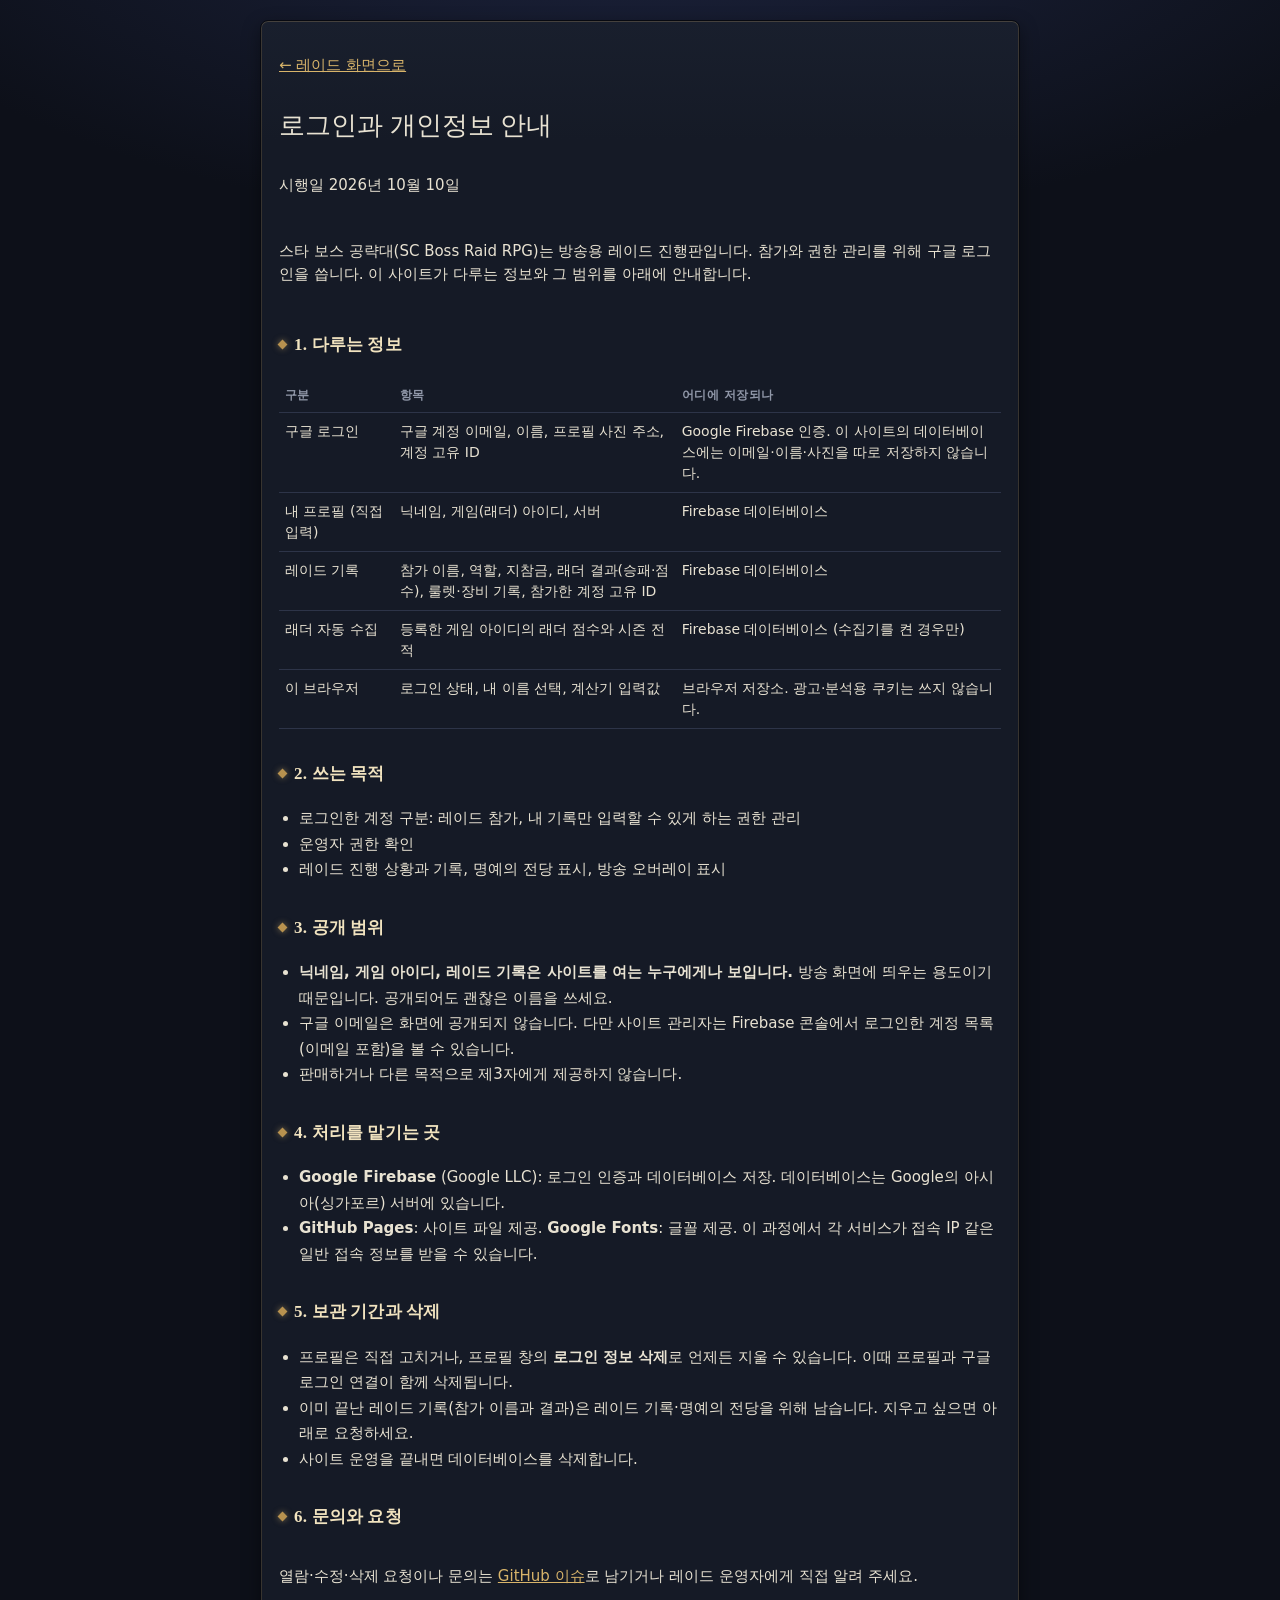
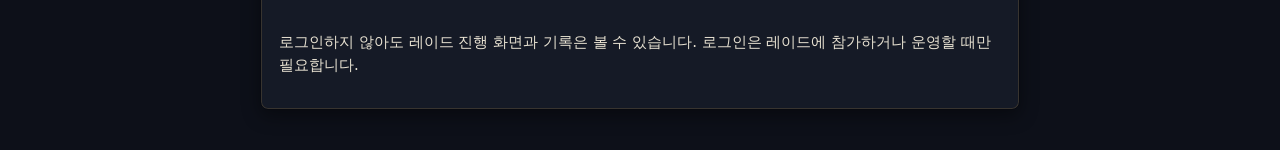
<file: privacy.html>
<!doctype html>
<html lang="ko">
<head>
<meta charset="utf-8">
<meta name="viewport" content="width=device-width,initial-scale=1">
<title>개인정보 안내 · 스타 보스 공략대</title>
<link rel="stylesheet" href="css/style.css">
<style>
  .doc{max-width:760px;margin:0 auto;display:flex;flex-direction:column;gap:14px}
  .doc h1{font-family:var(--f-display);font-weight:400;font-size:26px;margin:0}
  .doc h2{font-size:17px;margin:18px 0 6px}
  .doc p,.doc li{color:var(--fg);font-size:15px}
  .doc ul{margin:0;padding-left:20px;line-height:1.7}
  .doc table{font-size:14px}
  .doc td,.doc th{vertical-align:top;white-space:normal;min-width:90px}
  .doc a{color:var(--accent)}
</style>
</head>
<body>
<main class="doc panel">
  <p><a href="./">← 레이드 화면으로</a></p>
  <h1>로그인과 개인정보 안내</h1>
  <p class="hint">시행일 2026년 10월 10일</p>
  <p>스타 보스 공략대(SC Boss Raid RPG)는 방송용 레이드 진행판입니다. 참가와 권한 관리를 위해 구글 로그인을 씁니다. 이 사이트가 다루는 정보와 그 범위를 아래에 안내합니다.</p>

  <h2>1. 다루는 정보</h2>
  <div class="tbl-wrap"><table>
    <thead><tr><th>구분</th><th>항목</th><th>어디에 저장되나</th></tr></thead>
    <tbody>
      <tr><td>구글 로그인</td><td>구글 계정 이메일, 이름, 프로필 사진 주소, 계정 고유 ID</td><td>Google Firebase 인증. 이 사이트의 데이터베이스에는 이메일·이름·사진을 따로 저장하지 않습니다.</td></tr>
      <tr><td>내 프로필 (직접 입력)</td><td>닉네임, 게임(래더) 아이디, 서버</td><td>Firebase 데이터베이스</td></tr>
      <tr><td>레이드 기록</td><td>참가 이름, 역할, 지참금, 래더 결과(승패·점수), 룰렛·장비 기록, 참가한 계정 고유 ID</td><td>Firebase 데이터베이스</td></tr>
      <tr><td>래더 자동 수집</td><td>등록한 게임 아이디의 래더 점수와 시즌 전적</td><td>Firebase 데이터베이스 (수집기를 켠 경우만)</td></tr>
      <tr><td>이 브라우저</td><td>로그인 상태, 내 이름 선택, 계산기 입력값</td><td>브라우저 저장소. 광고·분석용 쿠키는 쓰지 않습니다.</td></tr>
    </tbody>
  </table></div>

  <h2>2. 쓰는 목적</h2>
  <ul>
    <li>로그인한 계정 구분: 레이드 참가, 내 기록만 입력할 수 있게 하는 권한 관리</li>
    <li>운영자 권한 확인</li>
    <li>레이드 진행 상황과 기록, 명예의 전당 표시, 방송 오버레이 표시</li>
  </ul>

  <h2>3. 공개 범위</h2>
  <ul>
    <li><b>닉네임, 게임 아이디, 레이드 기록은 사이트를 여는 누구에게나 보입니다.</b> 방송 화면에 띄우는 용도이기 때문입니다. 공개되어도 괜찮은 이름을 쓰세요.</li>
    <li>구글 이메일은 화면에 공개되지 않습니다. 다만 사이트 관리자는 Firebase 콘솔에서 로그인한 계정 목록(이메일 포함)을 볼 수 있습니다.</li>
    <li>판매하거나 다른 목적으로 제3자에게 제공하지 않습니다.</li>
  </ul>

  <h2>4. 처리를 맡기는 곳</h2>
  <ul>
    <li><b>Google Firebase</b> (Google LLC): 로그인 인증과 데이터베이스 저장. 데이터베이스는 Google의 아시아(싱가포르) 서버에 있습니다.</li>
    <li><b>GitHub Pages</b>: 사이트 파일 제공. <b>Google Fonts</b>: 글꼴 제공. 이 과정에서 각 서비스가 접속 IP 같은 일반 접속 정보를 받을 수 있습니다.</li>
  </ul>

  <h2>5. 보관 기간과 삭제</h2>
  <ul>
    <li>프로필은 직접 고치거나, 프로필 창의 <b>로그인 정보 삭제</b>로 언제든 지울 수 있습니다. 이때 프로필과 구글 로그인 연결이 함께 삭제됩니다.</li>
    <li>이미 끝난 레이드 기록(참가 이름과 결과)은 레이드 기록·명예의 전당을 위해 남습니다. 지우고 싶으면 아래로 요청하세요.</li>
    <li>사이트 운영을 끝내면 데이터베이스를 삭제합니다.</li>
  </ul>

  <h2>6. 문의와 요청</h2>
  <p>열람·수정·삭제 요청이나 문의는 <a href="https://github.com/rairen/SC_Ladder_Co-op_Raid/issues" target="_blank" rel="noopener">GitHub 이슈</a>로 남기거나 레이드 운영자에게 직접 알려 주세요.</p>

  <p class="hint">로그인하지 않아도 레이드 진행 화면과 기록은 볼 수 있습니다. 로그인은 레이드에 참가하거나 운영할 때만 필요합니다.</p>
</main>
</body>
</html>
</file>
<file: css/style.css>
/* 래더 협동 보스 레이드 — 화면 디자인
   색은 맨 위 :root 의 변수(--hp, --rage, --accent 등)만 바꾸면 전체에 적용됩니다. */
/* Layout: 보스 HUD 가 위, 그 아래 [입력 | 파티 상태 | 룰렛], 맨 아래 전투 기록.
   테마: 밤의 던전 — 짙은 남색 바탕, 놋쇠(금) 테두리, 광택 있는 체력·마나 바. 방송 화면용 단일 다크 테마. */
:root{
  --bg:#0d1019; --panel:#151a26; --panel2:#1c2233; --line:#2d3448;
  --fg:#e8e2d2; --muted:#9097a8; --accent:#d8b46a; --accent-ink:#231a06;
  --brass:#b8924f; --brass-dim:#5b4a2c; --mana:#4f8df5;
  --hp:#e0464e; --hp-dim:#3e1418; --rage:#f0a23a; --rage-dim:#43300f;
  --good:#4fc47f; --legend:#c58cff; --trap:#ff6b6b; --rare:#4ea3ff;
  --f-display:"Hahmlet","IBM Plex Sans KR",serif;
  --f-body:"IBM Plex Sans KR",system-ui,-apple-system,"Malgun Gothic",sans-serif;
  --f-mono:"JetBrains Mono",ui-monospace,Menlo,Consolas,monospace;
  color-scheme:dark;
}
*{box-sizing:border-box}
html,body{background:var(--bg);color:var(--fg)}
body{background:radial-gradient(1200px 500px at 50% -120px,#1d2440 0%,transparent 70%),var(--bg)}
body{margin:0;font-family:var(--f-body);font-size:15px;line-height:1.5;padding-inline:16px;padding-block:20px 40px}
.wrap{width:100%;max-width:none;margin:0;display:flex;flex-direction:column;gap:16px}
button,input,select,textarea{font:inherit;color:inherit}
button{cursor:pointer}
:focus-visible{outline:2px solid var(--accent);outline-offset:2px}
.num{font-family:var(--f-mono);font-variant-numeric:tabular-nums}

header.top{display:flex;flex-wrap:wrap;align-items:center;justify-content:space-between;gap:12px}
.brand{display:flex;align-items:baseline;gap:12px;flex-wrap:wrap;min-width:0}
.brand h1{font-family:var(--f-display);font-weight:800;font-size:28px;letter-spacing:.01em;margin:0;color:var(--accent);text-shadow:0 2px 0 #000,0 0 18px #d8b46a33}
.brand .sub{color:var(--muted);font-size:13px}
.brand .en-sub{font-family:var(--f-mono);font-size:12px;font-weight:700;letter-spacing:.14em;text-transform:uppercase;color:color-mix(in srgb,var(--accent) 75%,var(--fg))}
.top-actions{display:flex;gap:8px;align-items:center;flex-wrap:wrap}
.pill{display:inline-flex;align-items:center;gap:6px;padding:3px 10px;border-radius:999px;font-size:12px;font-weight:700;letter-spacing:.04em;border:1px solid var(--line);color:var(--muted)}
.pill.live{color:var(--accent);border-color:color-mix(in srgb,var(--accent) 45%,transparent)}
.pill.clear{color:var(--good);border-color:color-mix(in srgb,var(--good) 45%,transparent)}
.pill.fail{color:var(--trap);border-color:color-mix(in srgb,var(--trap) 45%,transparent)}
.pill.local{color:var(--rage);border-color:color-mix(in srgb,var(--rage) 45%,transparent)}
.btn{border:1px solid #070910;background:linear-gradient(180deg,#242b3e,#1a2030);padding:8px 14px;border-radius:6px;font-weight:500;box-shadow:inset 0 0 0 1px #b8924f40,inset 0 1px 0 #ffffff14}
.btn:hover{box-shadow:inset 0 0 0 1px #d8b46a99,inset 0 1px 0 #ffffff1f}
.btn.primary{background:linear-gradient(180deg,#f0d38f 0%,var(--accent) 45%,#a8823e 100%);color:var(--accent-ink);border-color:#3a2a0c;font-weight:700;box-shadow:inset 0 1px 0 #fff6,0 1px 0 #000}
.btn.primary:hover{filter:brightness(1.08)}
.btn.danger{border-color:color-mix(in srgb,var(--trap) 50%,transparent);color:var(--trap)}
.btn:disabled{opacity:.45;cursor:not-allowed}

.panel{background:linear-gradient(180deg,#191f2d 0%,var(--panel) 120px);border:1px solid #070910;border-radius:8px;padding:18px;min-width:0;box-shadow:inset 0 0 0 1px #b8924f38,inset 0 1px 0 #ffffff0d,0 6px 18px #0006}
.panel h2{font-family:var(--f-display);font-weight:700;font-size:19px;margin:0 0 12px;letter-spacing:.01em;color:#f1e3bf;display:flex;align-items:center;gap:8px}
.panel h2::before{content:"";width:7px;height:7px;transform:rotate(45deg);background:var(--brass);box-shadow:0 0 6px #d8b46a88;flex:none}
.label{font-size:12px;color:var(--muted);letter-spacing:.06em;font-weight:700}

/* Boss HUD */
.hud{position:relative;overflow:hidden;background:radial-gradient(600px 200px at 0 0,#3a1a2244,transparent 70%),linear-gradient(180deg,#1b2131 0%,var(--panel) 100%);box-shadow:inset 0 0 0 1px #b8924f55,inset 0 1px 0 #ffffff12,0 8px 24px #0008}
.hud-head{display:flex;justify-content:space-between;align-items:flex-end;gap:12px;flex-wrap:wrap;margin-bottom:14px}
.boss-name{font-family:var(--f-display);font-weight:800;font-size:34px;line-height:1.1;margin:0;text-wrap:balance;color:#f6e7c4;text-shadow:0 2px 0 #000,0 0 22px #e0464e40}
.boss-meta{display:flex;gap:8px;flex-wrap:wrap;margin-top:6px}
@keyframes pulse{50%{box-shadow:0 0 0 4px color-mix(in srgb,var(--hp) 25%,transparent)}}
.gauge{display:grid;grid-template-columns:72px 1fr auto;align-items:center;gap:12px;margin-top:10px}
.gauge .g-label{font-family:var(--f-display);font-weight:700;font-size:18px;color:#f1e3bf}
.bar{position:relative;height:30px;border-radius:4px;background:linear-gradient(180deg,#1a0a0c,var(--hp-dim));overflow:hidden;border:1px solid #000;box-shadow:0 0 0 1px #b8924f66,inset 0 2px 6px #000a}
.bar.rage{height:18px;background:linear-gradient(180deg,#1e1506,var(--rage-dim))}
.bar .fill{position:absolute;inset:0 auto 0 0;background:linear-gradient(180deg,#ff8a8f 0%,var(--hp) 38%,#9e1d26 100%);transition:width .6s cubic-bezier(.2,.8,.2,1);box-shadow:inset 0 1px 0 #ffffff55}
.bar .fill::after{content:"";position:absolute;inset:0 0 55% 0;background:linear-gradient(180deg,#ffffff40,transparent)}
.bar.rage .fill{background:linear-gradient(180deg,#ffd58a 0%,var(--rage) 40%,#a5600f 100%)}
.bar .ticks{position:absolute;inset:0;background:repeating-linear-gradient(90deg,transparent 0 calc(10% - 1px),#00000040 calc(10% - 1px) 10%)}
.g-val{font-family:var(--f-mono);font-variant-numeric:tabular-nums;font-size:18px;font-weight:700;white-space:nowrap;text-align:right;min-width:9ch}
.g-val small{color:var(--muted);font-size:13px;font-weight:500}
.hud-foot{display:flex;gap:18px;flex-wrap:wrap;margin-top:14px;color:var(--muted);font-size:13px}
.hud-foot b{color:var(--fg);font-family:var(--f-mono);font-weight:700}
.chain{display:inline-flex;gap:4px;vertical-align:middle}
.chain i{width:10px;height:10px;border-radius:2px;background:var(--line);display:inline-block}
.chain i.on{background:var(--accent)}
.banner{position:absolute;inset:0;display:flex;flex-direction:column;align-items:center;justify-content:center;gap:6px;background:color-mix(in srgb,var(--bg) 78%,transparent);backdrop-filter:blur(2px);text-align:center;padding:16px}
.banner strong{font-family:var(--f-display);font-weight:400;font-size:52px;line-height:1}
.banner.clear strong{color:var(--good)}
.banner.fail strong{color:var(--trap)}
.banner span{color:var(--muted)}

.grid{display:grid;grid-template-columns:minmax(0,1fr) minmax(0,1fr);grid-template-areas:"left mid" "right mid";gap:16px;align-items:start}
.col-left{grid-area:left}.col-mid{grid-area:mid}.col-right{grid-area:right}
.col{display:flex;flex-direction:column;gap:16px;min-width:0}
/* 최소 화면 폭 320px: 이보다 좁으면 줄어들지 않고 가로 스크롤 (방송 오버레이는 제외) */
:root{--min-w:320px}
html:not(.overlay){min-width:var(--min-w)}
/* 반응형: 880px 미만 1단 · 880~1400px 2단 · 1400px 이상 3단 · 1900px 이상 여유 · 640px 미만 휴대폰 */
@media (max-width:880px){.grid{grid-template-columns:minmax(0,1fr);grid-template-areas:"left" "mid" "right"}}
@media (max-width:640px){
  body{padding-inline:12px;padding-block:12px 28px;font-size:14px}
  .wrap,.col,.grid{gap:12px}
  .panel{padding:14px;border-radius:10px}
  header.top{align-items:flex-start}
  .brand h1{font-size:22px}
  .brand .sub{width:100%}
  .top-actions{width:100%}
  .top-actions .btn{flex:1 1 auto;padding:8px 10px;font-size:13px}
  .me{width:100%}.me select{flex:1}
  .boss-name{font-size:24px}
  .hud-head{align-items:flex-start}
  .hud-right{width:100%;justify-content:space-between}
  .gauge{grid-template-columns:40px minmax(0,1fr);gap:8px}
  .gauge .g-label{font-size:15px}
  .gauge .g-val{grid-column:1 / -1;text-align:right;font-size:16px;margin-top:-4px}
  .bar{height:24px}
  .pop{right:8px}
  .hud-foot{gap:8px 14px}
  .seg button{padding:9px 14px;font-size:15px}
  input[type=number]{width:100px;font-size:18px}
  .banner strong{font-size:36px}
  .modal{padding:8px}
  .modal-box{padding:14px;border-radius:10px}
  .records{grid-template-columns:repeat(2,minmax(0,1fr))}
  .rec .v{font-size:18px}
  .log li{grid-template-columns:38px minmax(0,1fr) auto;gap:8px}
}

@media (max-width:400px){
  body{padding-inline:10px}
  .panel{padding:12px}
  .wtypes{grid-template-columns:minmax(0,1fr) minmax(0,1fr);gap:6px}
  .wt{padding:7px 8px}
  .row{gap:8px}
  .top-actions .btn{flex:1 1 40%}
  .boss-name{font-size:21px}
  .pstrip{gap:6px 10px}
  .pm{grid-template-columns:auto 52px auto auto;font-size:12px}
}
@media (min-width:1400px){
  body{padding-inline:24px}
  .grid{grid-template-columns:minmax(0,1fr) minmax(0,1.25fr) minmax(0,1fr);grid-template-areas:"left mid right"}
}
@media (min-width:1900px){
  body{padding-inline:32px}
  .grid{grid-template-columns:minmax(0,1fr) minmax(0,1.4fr) minmax(0,1.1fr)}
  .boss-name{font-size:40px}
  .bar{height:36px}
}

/* Member chips */
.chips{display:flex;flex-wrap:wrap;gap:8px}
.chip{border:1px solid var(--line);background:var(--panel2);border-radius:8px;padding:8px 12px;font-weight:500;display:inline-flex;gap:6px;align-items:center}
.chip[aria-pressed="true"]{border-color:var(--accent);background:color-mix(in srgb,var(--accent) 16%,var(--panel2));color:#e9fbff}
.chip .tag{font-size:11px;padding:1px 6px;border-radius:4px;background:#ffffff14;color:var(--muted)}
.chip .tag.fx{background:color-mix(in srgb,var(--legend) 30%,transparent);color:#f0dcff}

.field{display:flex;flex-direction:column;gap:6px}
.row{display:flex;gap:10px;flex-wrap:wrap;align-items:end}
.seg{display:inline-flex;border:1px solid var(--line);border-radius:8px;overflow:hidden}
.seg button{border:0;background:var(--panel2);padding:10px 18px;font-weight:700;font-family:var(--f-display);font-size:17px}
.seg button[aria-pressed="true"].win{background:color-mix(in srgb,var(--good) 25%,var(--panel2));color:#d8ffe6}
.seg button[aria-pressed="true"].loss{background:color-mix(in srgb,var(--hp) 28%,var(--panel2));color:#ffe0e1}
input[type=number],input[type=text],select,textarea{background:var(--bg);border:1px solid var(--line);border-radius:8px;padding:9px 12px;min-width:0}
input[type=number]{width:120px;font-family:var(--f-mono);font-size:20px;font-weight:700}
textarea{width:100%;resize:vertical;min-height:84px}
.checks{display:flex;flex-direction:column;gap:8px;margin-top:4px}
.check{display:flex;gap:10px;align-items:flex-start;font-size:14px}
.check input{margin-top:3px;accent-color:var(--accent);width:16px;height:16px}
.check small{display:block;color:var(--muted);font-size:12px}
.preview{margin-top:12px;padding:10px 12px;border-radius:8px;background:var(--panel2);font-size:14px;color:var(--muted);border:1px dashed var(--line)}
.preview b{color:var(--fg)}
.form-actions{display:flex;gap:10px;margin-top:14px;align-items:center;flex-wrap:wrap}
.hint{font-size:12px;color:var(--muted)}

/* Roulette */
.reel{height:86px;border-radius:10px;border:1px solid var(--line);background:var(--bg);display:flex;align-items:center;justify-content:center;flex-direction:column;gap:2px;text-align:center;padding:8px;transition:border-color .2s}
.reel .t{font-family:var(--f-display);font-size:14px;letter-spacing:.08em}
.reel .n{font-weight:700;font-size:17px}
.reel .rt{font-size:13px;font-weight:700;color:var(--tc,var(--accent));letter-spacing:.02em}
.rl-title{color:var(--tc,inherit)}
.tier-꽝{--tc:var(--muted)} .tier-일반{--tc:var(--fg)} .tier-희귀{--tc:var(--rare)} .tier-전설{--tc:var(--legend)} .tier-함정{--tc:var(--trap)}
.reel[class*="tier-"]{border-color:var(--tc)} .reel[class*="tier-"] .t{color:var(--tc)}
.odds{display:grid;grid-template-columns:repeat(5,minmax(0,1fr));gap:6px;margin-top:10px}
.odds div{font-size:11px;text-align:center;padding:5px 2px;border-radius:6px;background:var(--panel2);color:var(--tc)}
.odds div b{display:block;font-family:var(--f-mono);font-size:13px}
details.manual{margin-top:12px}
details.manual summary{cursor:pointer;color:var(--muted);font-size:13px}
details.manual .row{margin-top:8px}

/* Party table */
.tbl-wrap{overflow-x:auto}
table{width:100%;border-collapse:collapse;font-size:14px}
th,td{padding:8px 6px;text-align:left;border-bottom:1px solid var(--line);white-space:nowrap}
th{font-size:12px;color:var(--muted);font-weight:700;letter-spacing:.04em}
td.r,th.r{text-align:right}
.mvp{font-size:11px;color:var(--accent-ink);background:linear-gradient(180deg,#f0d38f,var(--accent));padding:1px 6px;border-radius:4px;margin-left:6px;font-weight:700}
.share{display:inline-block;height:6px;border-radius:3px;background:linear-gradient(90deg,#a8823e,var(--accent));vertical-align:middle;margin-left:6px}
.add-row{display:flex;gap:8px;margin-top:12px}
.add-row input{flex:1}

/* Log */
.log{list-style:none;margin:0;padding:0;max-height:440px;overflow-y:auto;display:flex;flex-direction:column}
.log li{display:grid;grid-template-columns:44px minmax(0,1fr) auto;gap:10px;padding:9px 2px;border-bottom:1px solid var(--line);align-items:start}
.log .time{font-family:var(--f-mono);font-size:12px;color:var(--muted);padding-top:2px}
.log .what{min-width:0}
.log .what b{font-weight:700}
.log .fx{font-size:12px;color:var(--muted);margin-top:2px}
.log .delta{font-family:var(--f-mono);font-weight:700;font-size:14px;text-align:right}
.d-hp{color:var(--hp)} .d-rage{color:var(--rage)} .d-heal{color:var(--good)}
.log li.undone .what,.log li.undone .delta{opacity:.4;text-decoration:line-through}
.log li.ignored{opacity:.5}
.undo{display:block;border:0;background:none;color:var(--muted);font-size:12px;text-decoration:underline;padding:0;margin-top:4px}
.empty{color:var(--muted);font-size:14px;padding:12px 0}

/* Setup */
.setup[hidden]{display:none}
.diffs{display:grid;grid-template-columns:repeat(4,minmax(0,1fr));gap:8px}
@media (max-width:560px){.diffs{grid-template-columns:repeat(2,minmax(0,1fr))}}
.diff{border:1px solid var(--line);background:var(--panel2);border-radius:10px;padding:10px;text-align:left;display:flex;flex-direction:column;gap:2px}
.diff[aria-pressed="true"]{border-color:var(--accent);background:color-mix(in srgb,var(--accent) 14%,var(--panel2))}
.diff .dn{font-family:var(--f-display);font-size:18px}
.diff .dd{font-size:12px;color:var(--muted)}
.custom{display:flex;gap:10px;flex-wrap:wrap;margin-top:10px}
.custom .field input{width:110px;font-size:15px}
.setup-grid{display:grid;grid-template-columns:minmax(0,1fr) minmax(0,1fr);gap:16px}
@media (max-width:720px){.setup-grid{grid-template-columns:minmax(0,1fr)}}
.toast{position:fixed;left:50%;bottom:calc(20px + env(safe-area-inset-bottom,0px));transform:translateX(-50%);background:var(--panel2);border:1px solid var(--line);padding:10px 16px;border-radius:8px;font-size:14px;z-index:20;max-width:calc(100% - 32px)}
.flash{animation:flash .5s ease-out}
@keyframes flash{0%{filter:brightness(2)}100%{filter:none}}
@media (prefers-reduced-motion:reduce){*{animation:none!important;transition:none!important}}
[hidden]{display:none!important}
.info-btns{display:flex;flex-wrap:wrap;gap:6px}
html.overlay .info-btns{display:none}
.setup-nums{display:flex;flex-wrap:wrap;gap:8px;align-items:center;margin-top:10px}
.lock-note{font-size:12px;color:var(--muted)}
.panel-head{display:flex;justify-content:space-between;align-items:center;gap:10px;margin-bottom:12px}
.panel-head h2{margin:0}
.btn.sm{padding:5px 10px;font-size:13px}
.manual-row{display:flex;gap:8px;flex-wrap:wrap;align-items:center;margin-top:12px}
.manual-row select{flex:1 1 200px;min-width:0}
.fee-line{display:flex;flex-wrap:wrap;gap:6px 16px;font-size:14px;margin-top:10px}
.fee-line b{font-family:var(--f-mono)}
.end-confirm{display:flex;flex-wrap:wrap;gap:8px;align-items:center;justify-content:flex-end;margin:-4px 0 10px;padding:10px 12px;border-radius:8px;border:1px solid color-mix(in srgb,var(--trap) 45%,var(--line));background:color-mix(in srgb,var(--trap) 10%,var(--panel2));font-size:14px}
.end-confirm span{flex:1 1 240px;min-width:0}
html.overlay .end-confirm{display:none!important}
.seg.small{flex-wrap:wrap}
.plan-tag{font-size:11px;font-weight:700;color:#1d1600;background:#ffd34d;padding:1px 6px;border-radius:4px;margin-left:6px;vertical-align:middle}
.sk-table td.hl{font-weight:700;color:var(--fg)}
.rolebar .gear{margin-top:6px}
.hud-right{display:flex;gap:8px;align-items:center;position:relative;z-index:3}
.end-confirm{position:relative;z-index:3}
html.overlay .hud-right .btn{display:none}
.modal{position:fixed;inset:0;z-index:30;background:color-mix(in srgb,#000 60%,transparent);display:flex;align-items:flex-start;justify-content:center;padding:calc(24px + env(safe-area-inset-top,0px)) 16px 24px;overflow-y:auto}
.modal-box{background:var(--panel);border:1px solid var(--line);border-radius:12px;padding:18px;width:100%;max-width:min(1200px,100%);display:flex;flex-direction:column;gap:12px}
.modal-head{display:flex;justify-content:space-between;align-items:center;gap:12px;flex-wrap:wrap}
.modal-head h2{margin:0;font-family:var(--f-display);font-weight:400;font-size:22px}
.sk-table input,.sk-table select{padding:6px 8px;font-size:13px;width:100%}
.sk-table input[type=number]{font-size:13px;width:80px;font-family:var(--f-mono)}
.sk-table td{vertical-align:middle;white-space:normal}
.sk-table .desc{color:var(--muted);font-size:12px;min-width:160px}
.sk-actions{display:flex;gap:8px;flex-wrap:wrap;align-items:center}
.sk-note{font-size:12px;color:var(--muted)}
.role-tag{display:inline-block;font-family:var(--f-mono);font-size:11px;font-weight:700;padding:1px 5px;border-radius:4px;background:#ffffff1a;color:var(--fg);margin-right:4px}
.role-tag.tank{background:color-mix(in srgb,var(--rare) 35%,transparent)}
.role-tag.dealer{background:color-mix(in srgb,var(--hp) 35%,transparent)}
.role-tag.healer{background:color-mix(in srgb,var(--good) 35%,transparent)}
.role-tag.support{background:color-mix(in srgb,var(--legend) 35%,transparent)}
.pm .gb{height:4px;border-radius:2px;background:#ffffff14;overflow:hidden;position:relative;grid-column:2}
.pm .gb i{position:absolute;inset:0 auto 0 0;background:var(--accent)}
.pm .gb.full i{background:#ffd34d}
.ptable select,.ptable input{padding:4px 6px;font-size:13px}
.ptable input[type=number]{width:84px;font-size:13px;font-family:var(--f-mono)}
.gauge-mini{display:inline-block;width:56px;height:6px;border-radius:3px;background:#ffffff14;position:relative;overflow:hidden;vertical-align:middle;margin-right:6px}
.gauge-mini i{position:absolute;inset:0 auto 0 0;background:var(--accent)}
.gauge-mini.full i{background:#ffd34d}
.rolebar{display:flex;justify-content:space-between;align-items:center;gap:10px;flex-wrap:wrap;margin-top:12px;padding:10px 12px;border-radius:8px;background:var(--panel2);border:1px solid var(--line)}
.rolebar .rb-text{font-size:13px;min-width:0}
.rolebar .rb-text b{font-size:14px}
.rolebar .rb-text small{display:block;color:var(--muted);font-size:12px}
.btn.skill{background:#ffd34d;color:#1d1600;border-color:#ffd34d;font-weight:700}
.skillboard{display:none}
html.overlay.ovl-skills #hud{display:none!important}
html.overlay.ovl-skills .skillboard{display:block;background:color-mix(in srgb,#06090d 82%,transparent);border:1px solid #ffffff22;border-radius:12px;padding:14px 18px;box-shadow:0 6px 24px #0008}
.sb-title{font-family:var(--f-display);font-size:22px;text-shadow:0 2px 6px #000;margin-bottom:8px}
.sb-title small{font-family:var(--f-body);font-size:13px;color:var(--muted);margin-left:8px}
.sb-list{list-style:none;margin:0;padding:0;display:grid;grid-template-columns:repeat(2,minmax(0,1fr));gap:6px 18px}
.sb-list li{display:grid;grid-template-columns:auto minmax(0,1fr) auto;gap:10px;align-items:baseline;padding:5px 0;border-bottom:1px solid #ffffff1a;text-shadow:0 1px 3px #000}
.sb-list .sn{font-family:var(--f-display);font-size:17px;color:#ffd0d1}
.sb-list .sd{font-size:13px;color:var(--fg);overflow:hidden;text-overflow:ellipsis;white-space:nowrap}
.sb-list .sw{font-family:var(--f-mono);font-size:13px;color:var(--muted)}
.sb-list li.last .sn{color:#fff;text-shadow:0 0 8px var(--hp)}
.sb-ready{margin-top:10px;font-size:14px;text-shadow:0 1px 3px #000}
.sb-ready b{color:#ffd34d}
.wtypes{display:grid;grid-template-columns:repeat(4,minmax(0,1fr));gap:8px}
@media (max-width:560px){.wtypes{grid-template-columns:repeat(2,minmax(0,1fr))}}
.wt{display:flex;flex-direction:column;align-items:flex-start;gap:2px;text-align:left;border:1px solid var(--line);background:var(--panel2);border-radius:8px;padding:9px 10px;min-width:0}
.wt b{font-size:14px}
.wt span{font-size:11px;color:var(--muted)}
.wt[aria-checked="true"]{border-color:var(--accent);background:color-mix(in srgb,var(--accent) 16%,var(--panel2))}
.wt.good[aria-checked="true"]{border-color:var(--good);background:color-mix(in srgb,var(--good) 16%,var(--panel2))}
.wt.warn[aria-checked="true"]{border-color:var(--rage);background:color-mix(in srgb,var(--rage) 16%,var(--panel2))}
.wt.bad[aria-checked="true"]{border-color:var(--trap);background:color-mix(in srgb,var(--trap) 16%,var(--panel2))}
.wt:disabled{opacity:.45;cursor:not-allowed}
.pstrip{display:flex;flex-wrap:wrap;gap:8px 14px;margin-top:12px}
.pm{display:grid;grid-template-columns:auto 72px auto auto;align-items:center;gap:6px;font-size:13px;min-width:0}
.pm .nm{max-width:9em;overflow:hidden;text-overflow:ellipsis;white-space:nowrap;font-weight:700}
.pm .pb{height:8px;border-radius:4px;background:#ffffff1a;overflow:hidden;position:relative}
.pm .pb i{position:absolute;inset:0 auto 0 0;background:var(--good);transition:width .5s}
.pm.low .pb i{background:var(--rage)}
.pm .hv{font-family:var(--f-mono);font-size:12px;color:var(--muted);min-width:3ch;text-align:right}
.pm.down{opacity:.55}.pm.down .nm{text-decoration:line-through}
.pm .cur{font-size:11px;color:var(--legend)}
html.overlay .pm{font-size:14px;text-shadow:0 1px 3px #000}
.skill{display:block;width:fit-content;max-width:100%;margin-top:4px;font-size:12px;color:#ffd0d1;background:color-mix(in srgb,var(--hp) 16%,transparent);border:1px solid color-mix(in srgb,var(--hp) 40%,transparent);border-radius:6px;padding:3px 8px}
.skill b{color:#fff}
.d-party{color:#ff9aa0}
.tk-tag.boss{background:var(--hp);color:#fff}
.pop.sk{font-size:28px;text-shadow:0 0 8px var(--hp),0 2px 4px #000}
.skills-list{list-style:none;margin:0;padding:0;display:flex;flex-direction:column}
.skills-list li{display:grid;grid-template-columns:72px minmax(0,1fr) auto;gap:10px;align-items:baseline;font-size:14px;padding:7px 0;border-bottom:1px solid var(--line)}
.skills-list .sn{font-family:var(--f-display);color:#ffd0d1}
.skills-list .sw{font-family:var(--f-mono);color:var(--muted);font-size:12px}
.danger{display:flex;justify-content:space-between;align-items:center;gap:12px;flex-wrap:wrap;margin-top:18px;padding-top:14px;border-top:1px dashed var(--line)}
.danger-text{display:flex;flex-direction:column;gap:2px;font-size:13px;color:var(--muted);min-width:0;flex:1 1 320px}
.danger-text b{color:var(--fg)}
.danger-act{display:flex;gap:8px;align-items:center;flex-wrap:wrap}
.danger-act .warn{font-size:13px;color:var(--trap);font-weight:700}
.btn.danger.solid{background:var(--trap);color:#1a0506;border-color:var(--trap);font-weight:700}
html.overlay .danger{display:none!important}
.chip .x{border:0;background:none;color:var(--muted);font-size:16px;line-height:1;padding:0 0 0 4px}
.chip .x:hover{color:var(--trap)}
.banner .btn{margin-top:10px}
.hd-meta{display:flex;flex-wrap:wrap;gap:6px 16px;font-size:13px;color:var(--muted);margin-bottom:10px}
.hd-meta b{color:var(--fg);font-family:var(--f-mono)}
.hd-grid{display:grid;grid-template-columns:minmax(0,1fr) minmax(0,1fr);gap:16px}
@media (max-width:760px){.hd-grid{grid-template-columns:minmax(0,1fr)}}
.hd-grid h3{font-size:13px;color:var(--muted);margin:0 0 6px;letter-spacing:.04em}
.log.compact{max-height:300px}
.log.compact li{padding:6px 2px}
.join{border-color:color-mix(in srgb,var(--accent) 45%,var(--line))}
/* 내 정보 창 */
.me-card{display:flex;flex-direction:column;gap:6px}
.mc-head{display:flex;align-items:center;gap:8px;flex-wrap:wrap;margin-bottom:2px}
.mc-name{font-family:var(--f-display);font-weight:400;font-size:22px;line-height:1.2}
.mc-head .pc-tags{font-size:12px}
.mc-gl{margin:8px 0 2px}
.me-card .gear{grid-template-columns:1fr;display:grid;gap:6px}
.me-panel .rolebar{margin-top:10px}
.formula{margin-top:12px;padding:10px 12px;border-radius:8px;border:1px dashed var(--line);background:rgba(0,0,0,.18)}
.fm-title{font-size:12px;color:var(--muted);letter-spacing:.08em;margin-bottom:6px}
.fm{display:grid;grid-template-columns:auto 1fr;gap:5px 10px;margin:0;font-size:13px;line-height:1.5}
.fm dt{color:var(--muted);white-space:nowrap}
.fm dt.w{color:#7ee2a8}.fm dt.l{color:#ff8a8a}
.fm dd{margin:0}
.fm small{color:var(--muted);font-size:11px}
/* 데미지 입력 · 래더 자동 수집 (간략) */
.autocol{margin-top:12px;padding-top:10px;border-top:1px solid var(--line)}
.ac-row{display:flex;align-items:center;gap:8px;flex-wrap:wrap}
.ac-row .bcol{margin:0;padding:0;background:none;margin-left:auto}
.autocol .howto{margin-top:6px}
.autocol .howto p.hint{margin:6px 0 0}
.linkbtn{border:0;background:none;color:var(--accent);text-decoration:underline;padding:0;font-size:12px}
/* ---- 방송 오버레이 (?overlay) ---- */
html.overlay,html.overlay body{background:transparent!important}
html.overlay body{padding:12px}
html.overlay .top,html.overlay .grid,html.overlay #logPanel,html.overlay .logpanel,html.overlay #lobby,html.overlay .site-foot,html.overlay .modal,html.overlay #historyPanel,html.overlay #setup,html.overlay #toast,html.overlay .hud-foot,html.overlay #bossMeta{display:none!important}
html.overlay .wrap{max-width:none}
html.overlay .hud{background:color-mix(in srgb,#06090d 82%,transparent);border-color:#ffffff22;padding:14px 18px;box-shadow:0 6px 24px #0008}
html.overlay .hud-head{margin-bottom:6px}
html.overlay .hud-head .label{display:none}
html.overlay .boss-name{font-size:30px;text-shadow:0 2px 6px #000}
html.overlay .bar{height:38px}
html.overlay .bar.rage{height:16px}
html.overlay .g-val{font-size:20px;text-shadow:0 1px 4px #000}
html.overlay.no-rage .gauge.rage-row{display:none}
html.overlay .banner{background:color-mix(in srgb,#06090d 70%,transparent)}
.ticker{display:none}
html.overlay .ticker{display:flex;align-items:center;gap:10px;margin-top:10px;min-height:24px;font-size:15px;color:var(--fg);text-shadow:0 1px 4px #000;overflow:hidden;white-space:nowrap}
.ticker .tk-tag{font-family:var(--f-mono);font-size:11px;font-weight:700;letter-spacing:.08em;color:var(--accent-ink);background:var(--accent);padding:1px 6px;border-radius:3px;flex:none}
.ticker .tk-text{overflow:hidden;text-overflow:ellipsis;min-width:0}
.pop{position:absolute;right:130px;top:50%;z-index:2;font-family:var(--f-display);font-size:34px;color:#fff;text-shadow:0 0 6px var(--hp),0 2px 4px #000;pointer-events:none;animation:pop 1.6s ease-out forwards}
.pop.heal{text-shadow:0 0 6px var(--good),0 2px 4px #000}
.pop.rage{text-shadow:0 0 6px var(--rage),0 2px 4px #000}
@keyframes pop{0%{opacity:0;transform:translateY(-30%) scale(.7)}12%{opacity:1;transform:translateY(-60%) scale(1.1)}70%{opacity:1}100%{opacity:0;transform:translateY(-140%) scale(1)}}
.gauge{position:relative}
.ovl-copy{display:flex;gap:8px;align-items:center;flex-wrap:wrap;margin-top:12px}
.ovl-copy code{font-family:var(--f-mono);font-size:12px;background:var(--bg);border:1px solid var(--line);padding:6px 8px;border-radius:6px;overflow-wrap:anywhere;min-width:0;flex:1}
.hist-head{display:flex;justify-content:space-between;align-items:center;gap:12px;flex-wrap:wrap;margin-bottom:12px}
.hist-head h2{margin:0}
.seg.small button{font-family:var(--f-body);font-size:13px;padding:7px 14px}
.seg.small button[aria-pressed="true"]{background:color-mix(in srgb,var(--accent) 18%,var(--panel2));color:#e9fbff}
.records{display:grid;grid-template-columns:repeat(4,minmax(0,1fr));gap:10px;margin-bottom:14px}
@media (max-width:760px){.records{grid-template-columns:repeat(2,minmax(0,1fr))}}
.rec{background:var(--panel2);border:1px solid var(--line);border-radius:10px;padding:10px 12px;min-width:0}
.rec .k{font-size:12px;color:var(--muted);font-weight:700;letter-spacing:.04em}
.rec .v{font-family:var(--f-display);font-size:22px;line-height:1.2;margin-top:2px;overflow-wrap:anywhere}
.rec .w{font-size:12px;color:var(--muted);font-family:var(--f-mono)}
.res{font-size:12px;font-weight:700;padding:2px 8px;border-radius:999px;border:1px solid var(--line)}
.res.clear{color:var(--good);border-color:color-mix(in srgb,var(--good) 45%,transparent)}
.res.fail{color:var(--trap);border-color:color-mix(in srgb,var(--trap) 45%,transparent)}
.res.stopped{color:var(--muted)}
tr.hrow{cursor:pointer} tr.hrow:hover td{background:#ffffff06}
tr.hdetail td{background:var(--bg);white-space:normal}
.mini{width:100%;font-size:13px}
.mini td,.mini th{padding:5px 6px}
.me{display:inline-flex;align-items:center;gap:8px}.me select{padding:7px 10px}
.chip:disabled{opacity:.35;cursor:not-allowed}
.beta{font-family:var(--f-mono);font-size:11px;font-weight:700;letter-spacing:.1em;color:var(--accent-ink);background:var(--accent);padding:2px 7px;border-radius:4px;align-self:center}

/* 래더 자동 수집 */
.col-state{font-size:12px;padding:3px 9px;border-radius:999px;border:1px solid var(--line,#333);color:var(--muted);white-space:nowrap}
.col-state.on{color:#7ee2a8;border-color:#2f7a52}
.col-state.warn{color:#ffd34d;border-color:#8a7020}
.ltable td,.ltable th{padding-left:6px;padding-right:6px}
.ltable input{width:104px;padding:4px 6px;font-size:13px}
.ltable select{padding:3px 4px;font-size:13px}
.ltable .err{color:#ffd34d;font-size:12px}
.ltable .ok{color:#7ee2a8;font-size:12px}
.howto{margin-top:10px;font-size:13px}
.howto summary{cursor:pointer;color:var(--accent,#7cc4ff)}
.howto ol{margin:8px 0;padding-left:20px;line-height:1.6}
.auto-tag{display:inline-block;margin-left:6px;padding:0 6px;border-radius:4px;font-size:11px;background:#1e3a5a;color:#9fd0ff;vertical-align:1px}
.log select.wtsel{margin-left:6px;padding:1px 4px;font-size:12px}
.wt-tag{margin-left:6px;font-size:12px;color:var(--muted)}

/* 로그인·프로필 */
.adm-tag{display:inline-block;margin-right:6px;padding:0 6px;border-radius:4px;font-size:11px;background:#3a2d0b;color:#ffd34d;vertical-align:1px}
.pf-box{max-width:460px}
.pf-box input[type=text]{width:100%}
.pf-users{display:flex;flex-direction:column;gap:4px;max-height:220px;overflow-y:auto}
.pf-user{display:flex;align-items:center;gap:6px;font-size:14px}
.join-login{display:flex;align-items:center;gap:10px;flex-wrap:wrap}
#authBox .btn{max-width:180px;overflow:hidden;text-overflow:ellipsis;white-space:nowrap}
.uid{font-family:var(--f-mono,monospace);font-size:12px;padding:1px 5px;border-radius:4px;background:var(--panel2);word-break:break-all}

/* 장비 등급·인벤토리 */
:root{--gr-common:#c9d3dd; --gr-rare:#5fd28a; --gr-epic:#6aa8ff; --gr-legend:#ffb347}
.gr-common{color:var(--gr-common)} .gr-rare{color:var(--gr-rare)} .gr-epic{color:var(--gr-epic)} .gr-legend{color:var(--gr-legend)}
.gr-tag{display:inline-block;margin-right:5px;padding:0 5px;border-radius:4px;font-size:11px;border:1px solid currentColor}
.inv-head{display:flex;justify-content:space-between;align-items:baseline;margin-top:14px}
.inv{list-style:none;margin:6px 0 0;padding:0;display:flex;flex-direction:column;gap:4px;max-height:260px;overflow-y:auto}
.inv li{display:grid;grid-template-columns:44px minmax(0,1.3fr) minmax(0,1.2fr) 92px auto;gap:8px;align-items:center;padding:6px 8px;border:1px solid var(--line);border-radius:8px;font-size:13px}
.inv li.empty{display:block;color:var(--muted);border-style:dashed}
.inv li.on{border-color:color-mix(in srgb,var(--accent) 60%,var(--line))}
.inv li.broken{opacity:.45}
.inv-slot{color:var(--muted);font-size:12px}
.inv-name{font-weight:700;overflow:hidden;text-overflow:ellipsis;white-space:nowrap}
.inv-eff{color:var(--muted);font-size:12px}
.inv-d{display:flex;align-items:center;gap:6px;font-size:12px}
.inv-dur{flex:1;height:5px;border-radius:3px;background:var(--panel2);overflow:hidden}
.inv-dur i{display:block;height:100%;background:var(--accent)}
.inv-act{display:flex;align-items:center;gap:6px;justify-content:flex-end}
.inv-on{font-size:11px;color:var(--accent)}
@media (max-width:520px){ .inv li{grid-template-columns:40px minmax(0,1fr) auto; } .inv-eff{grid-column:2} .inv-d{grid-column:2} .inv-act{grid-row:1/3;grid-column:3} }

/* 초대 코드·내보내기 */
.invite{display:flex;align-items:center;flex-wrap:wrap;gap:8px;margin-top:12px;padding:10px 12px;border:1px dashed color-mix(in srgb,var(--accent) 50%,var(--line));border-radius:10px}
.invite .label{margin:0}
.invite .code{font-family:var(--f-mono,monospace);font-size:20px;letter-spacing:3px;color:var(--accent)}
.kick{margin-left:8px;padding:1px 7px;font-size:11px;border-radius:5px;border:1px solid var(--line);background:transparent;color:var(--muted);cursor:pointer}
.kick:hover{color:#ff8080;border-color:#a33}
.site-foot{margin-top:18px;text-align:center;font-size:12px;color:var(--muted)}
.site-foot a{color:var(--muted)}
html.overlay .site-foot{display:none}

/* 오버레이 주소 팝업 */
.ovl-box{max-width:640px}
.ovl-cards{display:grid;grid-template-columns:1fr 1fr;gap:10px}
.ovl-card{display:flex;flex-direction:column;gap:4px;text-align:left;padding:12px 14px;border-radius:10px;border:1px solid var(--line);background:var(--panel2);color:var(--fg);cursor:pointer;font:inherit}
.ovl-card b{font-size:16px}
.ovl-card span{font-size:13px;color:var(--muted)}
.ovl-card small{font-size:12px;color:var(--muted)}
.ovl-card[aria-checked="true"]{border-color:var(--accent);box-shadow:0 0 0 1px var(--accent) inset}
@media (max-width:520px){ .ovl-cards{grid-template-columns:1fr} }

/* 보스 체력 오버레이: 파티 줄은 딜 미터기에서 보여주므로 숨김 */
html.overlay.ovl-hp #partyStrip{display:none!important}
/* 파티 딜 미터기 오버레이 */
.dmgmeter{display:none}
html.overlay.ovl-meter #hud{display:none!important}
html.overlay.ovl-meter .dmgmeter{display:flex;flex-direction:column;gap:6px;background:color-mix(in srgb,#06090d 82%,transparent);border:1px solid #ffffff22;border-radius:12px;padding:12px 14px;box-shadow:0 6px 24px #0008;max-width:520px;text-shadow:0 1px 3px #000}
.dm-head{display:flex;justify-content:space-between;align-items:baseline;gap:10px}
.dm-head b{font-family:var(--f-display);font-weight:400;font-size:20px}
.dm-head span{font-size:13px;color:var(--muted)}
.dm-row{display:grid;grid-template-columns:22px minmax(0,1fr) auto;grid-template-rows:auto auto auto;column-gap:8px;row-gap:3px;padding:6px 0;border-top:1px solid #ffffff14}
.dm-rank{grid-row:1/4;font-family:var(--f-mono);font-size:15px;color:var(--muted);align-self:center}
.dm-name{font-weight:700;font-size:15px;overflow:hidden;text-overflow:ellipsis;white-space:nowrap}
.dm-num{font-family:var(--f-mono);font-size:15px;text-align:right}
.dm-num small{margin-left:6px;font-size:12px;color:var(--muted)}
.dm-bar{grid-column:2/4;height:8px;border-radius:4px;background:#ffffff14;overflow:hidden}
.dm-bar i{display:block;height:100%;background:var(--hp);transition:width .5s}
.dm-hp{grid-column:2/4;display:flex;align-items:center;gap:8px;font-size:12px;color:var(--muted)}
.dm-hpbar{width:90px;height:5px;border-radius:3px;background:#ffffff14;overflow:hidden}
.dm-hpbar i{display:block;height:100%;background:var(--good);transition:width .5s}
.dm-row.low .dm-hpbar i{background:var(--rage)}
.dm-hpv{font-family:var(--f-mono)}
.dm-wl{margin-left:auto}
.dm-row.down{opacity:.6}
.dm-row.down .dm-name{text-decoration:line-through}
.dm-row .ko{color:#ff6b6b}
.dm-empty{font-size:14px;color:var(--muted);padding:8px 0}
.bcol{display:flex;align-items:center;flex-wrap:wrap;gap:8px;margin:0 0 10px;padding:8px 10px;border-radius:8px;background:var(--panel2)}

/* ===== 파티 상태 카드 ===== */
.party-list{display:grid;grid-template-columns:minmax(0,1fr);gap:10px}
@media (min-width:1900px){ .party-list{grid-template-columns:repeat(2,minmax(0,1fr))} }
.pcard{position:relative;display:flex;flex-direction:column;gap:7px;padding:11px 12px;border-radius:6px;background:linear-gradient(180deg,#1d2333,#171c29);border:1px solid #070910;box-shadow:inset 0 0 0 1px #b8924f2e}
.pcard.mine{box-shadow:inset 0 0 0 1px #d8b46aaa}
.pcard.down{filter:grayscale(.75);opacity:.75}
.pc-head{display:flex;align-items:center;gap:6px;flex-wrap:wrap;min-width:0}
.pc-rank{width:20px;height:20px;display:inline-grid;place-items:center;font-size:11px;color:var(--accent);border:1px solid var(--brass-dim);transform:rotate(45deg);flex:none;margin:0 4px 0 2px}
.pc-rank{transform:none;border-radius:3px}
.pc-name{font-family:var(--f-display);font-weight:700;font-size:16px;overflow:hidden;text-overflow:ellipsis;white-space:nowrap;max-width:12em}
.pc-tags{display:inline-flex;gap:4px;flex-wrap:wrap}
.pc-head .kick{margin-left:auto}
.pcard.down .pc-name{text-decoration:line-through}
/* RPG 바 (체력·스킬) */
.rbar{position:relative;height:18px;border-radius:3px;background:#0b0d14;border:1px solid #000;box-shadow:0 0 0 1px #b8924f40,inset 0 2px 4px #000c;overflow:hidden}
.rbar i{position:absolute;inset:0 auto 0 0;transition:width .5s cubic-bezier(.2,.8,.2,1)}
.rbar i::after{content:"";position:absolute;inset:0 0 50% 0;background:linear-gradient(180deg,#ffffff4d,transparent)}
.rbar.hp i{background:linear-gradient(180deg,#86e3a6,var(--good) 40%,#24794a)}
.rbar.hp.low i{background:linear-gradient(180deg,#ffd08a,var(--rage) 40%,#9a5a0e)}
.rbar.hp.ko{background:repeating-linear-gradient(135deg,#1a0d10 0 6px,#24121a 6px 12px)}
.rbar.sp{height:14px}
.rbar.sp i{background:linear-gradient(180deg,#9cc0ff,var(--mana) 40%,#244f9e)}
.rbar.sp.full i{background:linear-gradient(180deg,#fff0b8,var(--accent) 40%,#9a7432);animation:spglow 1.6s ease-in-out infinite}
@keyframes spglow{50%{filter:brightness(1.25)}}
.rbar .rb-l,.rbar .rb-v{position:absolute;top:50%;transform:translateY(-50%);font-size:11px;font-weight:700;text-shadow:0 1px 2px #000,0 0 3px #000;line-height:1}
.rbar .rb-l{left:7px;letter-spacing:.04em}
.rbar .rb-v{right:7px}
.rbar.sp .rb-l,.rbar.sp .rb-v{font-size:10px}
.rbar.ko .rb-v{color:#ff8a8f}
.pc-foot{display:flex;flex-wrap:wrap;gap:6px 14px;align-items:center;font-size:13px}
.pc-stat{display:inline-flex;align-items:center;gap:6px}
.pc-stat select,.pc-stat input{padding:3px 6px;font-size:12px}
.pc-stat input[type=number]{width:78px;font-family:var(--f-mono)}

/* ===== 착용 장비 칸 ===== */
.gear{display:grid;grid-template-columns:repeat(3,minmax(0,1fr));gap:6px}
.slot{display:flex;align-items:center;gap:7px;min-width:0;padding:5px 7px;border-radius:5px;background:linear-gradient(180deg,#232a3c,#191e2c);border:1px solid #070910;box-shadow:inset 0 0 0 1px var(--gc,#3a4258);--gc:#4a5370}
.slot-ic{flex:none;width:28px;height:28px;display:grid;place-items:center;border-radius:4px;background:radial-gradient(circle at 50% 35%,color-mix(in srgb,var(--gc) 35%,#10131c),#0c0f17 75%);box-shadow:inset 0 0 0 1px var(--gc),0 0 8px color-mix(in srgb,var(--gc) 40%,transparent);color:var(--gc)}
.slot-ic svg{width:18px;height:18px;fill:none;stroke:currentColor;stroke-width:1.8;stroke-linecap:round;stroke-linejoin:round}
.slot-tx{display:flex;flex-direction:column;min-width:0;line-height:1.25}
.slot-nm{font-size:12px;font-weight:700;overflow:hidden;text-overflow:ellipsis;white-space:nowrap}
.slot-st{font-size:11px;color:var(--muted);overflow:hidden;text-overflow:ellipsis;white-space:nowrap}
.slot-st em{font-style:normal;color:var(--gc)}
.slot-du{display:flex;align-items:center;gap:4px;margin-top:2px}
.dura{position:relative;flex:1;min-width:24px;height:5px;border-radius:2px;background:#0b0d14;overflow:hidden}
.dura i{position:absolute;inset:0 auto 0 0;background:var(--gc)}
.dura::after{content:"";position:absolute;inset:0;background:repeating-linear-gradient(90deg,transparent 0 calc(100% / var(--seg) - 1px),#0b0d14 calc(100% / var(--seg) - 1px) calc(100% / var(--seg)))}
.dura.low i{background:var(--trap)}
.dura-n{font-size:10px;color:var(--muted)}
.slot.base{--gc:#3a4258;opacity:.7}
.slot.base .slot-ic{box-shadow:inset 0 0 0 1px #3a4258;color:#6b7390}
.slot.gr-common{--gc:#b9c2cf}
.slot.gr-rare{--gc:#5fd28a}
.slot.gr-epic{--gc:#6aa8ff}
.slot.gr-legend{--gc:#ffb347}
.slot.used{opacity:.5}
.slot.used .slot-nm{text-decoration:line-through}
@media (max-width:420px){ .gear{grid-template-columns:minmax(0,1fr)} }
/* 좁은 칸(결과 입력의 역할 바, 장비 룰렛)에서는 장비 칸을 작게 */
.rolebar .gear,.fee-line .gear{grid-template-columns:repeat(3,minmax(0,1fr));width:100%}
.fee-line{flex-wrap:wrap}
.rolebar .slot-st,.fee-line .slot-st{display:none}
.rolebar .slot,.fee-line .slot{padding:4px 6px}

/* 전투 기록: 화면 아래 넓게 */
.logpanel .log{height:420px;max-height:none;overflow-y:auto;overscroll-behavior:contain}
@media (max-width:980px){ .logpanel .log{height:340px} }
/* 전투 기록 2단: 왼쪽 전투, 오른쪽 기타 */
.log-cols{display:grid;grid-template-columns:repeat(2,minmax(0,1fr));gap:24px}
.log-col{min-width:0}
.log-col .panel-head{min-height:34px}
@media (max-width:980px){ .log-cols{grid-template-columns:1fr} }

/* ===== 던전 (공략대 목록) ===== */
.lobby{padding:14px 18px}
.lobby-head{display:flex;align-items:center;gap:10px;flex-wrap:wrap;margin-bottom:10px}
.lobby-head h2{margin:0}
.lobby-act{margin-left:auto;display:flex;gap:8px}
.dungeons{display:grid;grid-template-columns:repeat(auto-fill,minmax(230px,1fr));gap:10px}
.dcard{display:flex;flex-direction:column;gap:5px;text-align:left;padding:10px 12px;border-radius:6px;cursor:pointer;color:var(--fg);font:inherit;
  background:linear-gradient(180deg,#22293b,#181d2b);border:1px solid #070910;box-shadow:inset 0 0 0 1px #b8924f33}
.dcard:hover{box-shadow:inset 0 0 0 1px #d8b46a88}
.dcard.on{box-shadow:inset 0 0 0 2px var(--accent),0 0 14px #d8b46a33}
.dcard.done{opacity:.75}
.dc-squad{font-family:var(--f-display);font-weight:800;font-size:13px;color:var(--accent);letter-spacing:.02em}
.dc-boss{font-family:var(--f-display);font-weight:700;font-size:17px;overflow:hidden;text-overflow:ellipsis;white-space:nowrap}
.dc-hp{position:relative;height:8px;border-radius:3px;background:var(--hp-dim);overflow:hidden;box-shadow:0 0 0 1px #b8924f44}
.dc-hp i{position:absolute;inset:0 auto 0 0;background:linear-gradient(180deg,#ff8a8f,var(--hp) 45%,#9e1d26)}
.dc-meta{display:flex;flex-wrap:wrap;gap:4px 10px;font-size:12px;color:var(--muted)}
#squadTag{color:var(--accent);font-family:var(--f-display);font-weight:800;font-size:14px;letter-spacing:.02em}

/* ===== 랭킹 창 ===== */
.rank-box{max-width:960px}
.rank-table td,.rank-table th{white-space:nowrap}
.rank-table tr.live td:first-child{box-shadow:inset 3px 0 0 var(--accent)}
.medal{display:inline-grid;place-items:center;width:24px;height:24px;border-radius:50%;font-family:var(--f-mono);font-size:12px;font-weight:700;color:var(--muted);border:1px solid var(--line)}
.medal.m1{background:linear-gradient(180deg,#ffe79a,#c9a13b);color:#2a1d02;border-color:#7a5d17}
.medal.m2{background:linear-gradient(180deg,#eef2f6,#9aa6b2);color:#1b2229;border-color:#5f6a75}
.medal.m3{background:linear-gradient(180deg,#f2c39a,#a8673a);color:#2a1406;border-color:#6b3d1c}
.rk-bar{display:inline-block;width:60px;height:6px;border-radius:3px;background:var(--hp-dim);margin-right:8px;vertical-align:middle;overflow:hidden}
.rk-bar i{display:block;height:100%;background:var(--accent)}

/* ===== 실시간 반응 ===== */
.live-feed{position:fixed;right:16px;bottom:16px;z-index:25;display:flex;flex-direction:column;gap:8px;width:min(320px,calc(100vw - 32px));pointer-events:none}
.feed{display:flex;flex-direction:column;gap:2px;padding:10px 12px;border-radius:6px;background:linear-gradient(180deg,#232a3d,#181d2b);border:1px solid #070910;box-shadow:inset 0 0 0 1px #b8924f55,0 8px 20px #000a;font-size:13px;animation:feedin .35s cubic-bezier(.2,.8,.2,1)}
.feed b{font-family:var(--f-display);font-weight:700;font-size:15px}
.feed span{color:var(--muted)}
.feed.win{box-shadow:inset 3px 0 0 var(--hp),inset 0 0 0 1px #b8924f55,0 8px 20px #000a}
.feed.win b{color:#ffb3b6}
.feed.loss{box-shadow:inset 3px 0 0 var(--rage),inset 0 0 0 1px #b8924f55,0 8px 20px #000a}
.feed.boss{background:linear-gradient(180deg,#3a1418,#20111a);box-shadow:inset 0 0 0 1px var(--hp),0 0 24px #e0464e66}
.feed.boss b{color:#ff8a8f}
.feed.party b,.feed.skill b{color:var(--accent)}
.feed.out{opacity:0;transform:translateX(20px);transition:opacity .4s,transform .4s}
@keyframes feedin{from{opacity:0;transform:translateX(30px)}to{opacity:1;transform:none}}
.hud.shake{animation:shake .5s cubic-bezier(.36,.07,.19,.97)}
@keyframes shake{10%,90%{transform:translateX(-2px)}20%,80%{transform:translateX(4px)}30%,50%,70%{transform:translateX(-7px)}40%,60%{transform:translateX(7px)}}
.pcard.ping{animation:ping 1s ease-out}
@keyframes ping{0%{box-shadow:inset 0 0 0 2px var(--accent),0 0 18px #d8b46a88}100%{box-shadow:inset 0 0 0 1px #b8924f2e}}
html.overlay .live-feed{display:none}
.late-note{margin:8px 0 0;padding:8px 10px;border-radius:6px;font-size:13px;background:#d8b46a14;border:1px solid #b8924f55;color:var(--fg)}
.late-note b{color:var(--accent)}
.late-note.closed{background:#e0464e14;border-color:#e0464e66}
.late-note.closed b{color:#ff8a8f}
html.overlay .ticker{display:none!important}
.lobby.joined{padding:10px 18px}
.lobby.joined .lobby-head{margin-bottom:0}

/* ---------- 데미지 입력 · 래더 수집 버튼 ---------- */
.input-me{font-family:var(--f-body,inherit);font-size:14px;color:var(--accent);margin-left:6px;font-weight:700}
.col-btn{display:inline-flex;align-items:center;gap:6px}
.col-btn .col-state{padding:1px 7px}
.ladder-box{max-width:640px}
.ladder-box .ac-row{display:flex;align-items:center;gap:8px;flex-wrap:wrap}
.ladder-box .bcol{margin:0}
/* 추가 지원금 */
.fund-row{display:flex;align-items:flex-end;gap:8px;flex-wrap:wrap;margin:8px 0 2px}
.fund-row .label{width:100%;margin:0}
.fund-row input{width:140px;font-size:15px;padding:8px 10px}
/* 운영자 선택 표시 */
.pcard[data-pick]{cursor:default}
html:not(.overlay) .pcard.sel{outline:2px solid color-mix(in srgb,var(--accent) 70%,transparent);outline-offset:-1px}
/* 참가 확인 */
.jc-box{max-width:460px}
.jc-box select{width:100%}
.warn-note{margin:0;padding:8px 10px;border-radius:8px;font-size:13px;color:#ffd34d;background:rgba(255,211,77,.07);border:1px solid #8a7020}
/* 운영자 도구 */
.admin-btn{border-color:color-mix(in srgb,var(--accent) 55%,transparent);color:var(--accent)}
.adm-box{max-width:560px}
.adm-raids{list-style:none;margin:0;padding:0;display:flex;flex-direction:column;gap:6px}
.adm-raids li{display:flex;justify-content:space-between;align-items:center;gap:10px;padding:8px 10px;border-radius:8px;background:var(--panel2);border:1px solid var(--line)}
.adm-raids li.empty{justify-content:flex-start;color:var(--muted)}
.adm-box .danger{margin-top:6px}
.adm-box .danger-act input{width:150px}
.btn.danger.solid:disabled{opacity:.4;cursor:not-allowed}
.adm-box .danger{flex-direction:column;align-items:stretch}
.wipe-kinds{display:flex;flex-direction:column;gap:6px}
.wk{display:flex;gap:10px;align-items:flex-start;padding:8px 10px;border-radius:8px;border:1px solid var(--line);background:var(--panel2);cursor:pointer}
.wk input{margin-top:3px;accent-color:var(--trap)}
.wk span{display:flex;flex-direction:column;gap:2px;font-size:13px}
.wk small{color:var(--muted);font-size:12px}
.wk:has(input:checked){border-color:color-mix(in srgb,var(--trap) 60%,transparent)}
.adm-box .danger>*{flex:0 0 auto}
/* 초대 코드 (데미지 입력 위) */
.col-mid > .invite{margin-top:0;background:var(--panel);border-style:solid}
.invite .code.masked{letter-spacing:4px;color:var(--muted)}
.toggle{display:inline-flex;align-items:center;gap:6px;cursor:pointer;font-size:12px;color:var(--muted);user-select:none}
.toggle input{position:absolute;opacity:0;width:1px;height:1px}
.tg-knob{position:relative;width:34px;height:18px;border-radius:999px;background:var(--panel2);border:1px solid var(--line);transition:background .15s}
.tg-knob::after{content:"";position:absolute;top:2px;left:2px;width:12px;height:12px;border-radius:50%;background:var(--muted);transition:transform .15s,background .15s}
.toggle input:checked + .tg-knob{background:color-mix(in srgb,var(--accent) 35%,var(--panel2));border-color:var(--accent)}
.toggle input:checked + .tg-knob::after{transform:translateX(16px);background:var(--accent)}
.toggle input:focus-visible + .tg-knob{outline:2px solid var(--accent);outline-offset:2px}
/* 내 정보: 지참금 · 소모품 */
.me-money{display:flex;flex-direction:column;gap:4px;margin:4px 0 12px;padding:12px 14px;border-radius:10px;
  border:1px solid color-mix(in srgb,var(--accent) 55%,transparent);
  background:linear-gradient(135deg,color-mix(in srgb,var(--accent) 18%,transparent),color-mix(in srgb,var(--accent) 4%,transparent));
  box-shadow:inset 0 1px 0 #ffffff14,0 0 18px color-mix(in srgb,var(--accent) 12%,transparent)}
.me-money .mm-top{display:flex;align-items:center;gap:8px}
.me-money .mm-label{font-size:12px;font-weight:700;letter-spacing:.06em;color:var(--accent)}
.me-money .mm-amt{display:flex;align-items:baseline;gap:8px;line-height:1}
.me-money .mm-ico{font-size:22px;color:var(--accent)}
.me-money .mm-amt b{font-size:36px;font-weight:800;color:#fff3d1;letter-spacing:.01em;text-shadow:0 0 14px color-mix(in srgb,var(--accent) 45%,transparent)}
.me-money .mm-unit{font-size:13px;color:var(--muted)}
.me-money .mm-sub{font-size:12px;color:var(--muted);display:flex;gap:8px;flex-wrap:wrap;align-items:baseline}
.me-money .mm-can{margin-left:auto;color:var(--fg);font-weight:600}
.me-money.low{border-color:color-mix(in srgb,var(--hp) 55%,transparent);background:linear-gradient(135deg,color-mix(in srgb,var(--hp) 14%,transparent),transparent)}
.me-money.low .mm-amt b{color:#ffd0d3;text-shadow:none}
.me-panel .fund-row{margin:6px 0 0}
.me-panel .fund-row input{flex:1 1 140px;width:auto}
.me-pots{display:flex;flex-direction:column;gap:6px}
.pot{display:flex;align-items:center;gap:10px;padding:6px 8px;border-radius:8px;background:var(--panel2);border:1px solid var(--line)}
.pot-ic{flex:0 0 auto;width:18px;height:22px;border-radius:4px 4px 9px 9px;border:1px solid #0008;box-shadow:inset 0 -9px 0 var(--pc),inset 0 0 0 1px #fff2}
.pot-hp{--pc:#d0453f}.pot-mp{--pc:#3f74d0}
.pot-tx{flex:1;min-width:0;font-size:13px;line-height:1.3}
.pot-tx small{display:block;color:var(--muted);font-size:11px}
.pot-n{color:var(--accent);margin-left:2px}
.pot-act{display:flex;gap:4px}
b.pot-mp,.log .pot-mp{color:#7fa8ff}
/* 인벤토리: 수리 · 보유 */
.btn.repair{border-color:color-mix(in srgb,var(--accent) 45%,transparent)}
.inv-kept{font-size:11px;color:var(--muted);border:1px solid var(--line);border-radius:4px;padding:0 5px;margin-right:4px}
.inv li.broken{opacity:1}.inv li.broken>:not(.inv-act){opacity:.45}
/* 인벤토리 한 줄: 왼쪽 슬롯, 가운데 이름·효과·내구도, 오른쪽 버튼 (패널이 좁아서 세로로 쌓음) */
.inv li{grid-template-columns:40px minmax(0,1fr) auto;grid-template-areas:"slot name act" "slot eff act" "slot dur act";row-gap:2px}
.inv-slot{grid-area:slot}.inv-name{grid-area:name;white-space:normal}.inv-eff{grid-area:eff}.inv-d{grid-area:dur;max-width:160px}.inv-act{grid-area:act;flex-wrap:wrap;max-width:150px}
@media (max-width:520px){ .inv li{grid-template-columns:40px minmax(0,1fr) auto} .inv-eff,.inv-d,.inv-act{grid-column:auto;grid-row:auto} }
.inv{max-height:360px}
/* 보스 스펙 · 참여 레이드 팝업 */
.boss-spec{display:flex;flex-wrap:wrap;gap:6px 14px;font-size:13px;color:var(--muted)}
.boss-spec b{color:var(--fg);font-family:var(--f-mono)}
.boss-spec small{font-size:11px}
.bs-skills{display:flex;flex-wrap:wrap;align-items:center;gap:6px;margin-top:8px}
.bs-chip{display:inline-flex;flex-direction:column;padding:4px 8px;border-radius:6px;background:var(--panel2);border:1px solid var(--line);font-size:12px;font-weight:700}
.bs-chip small{font-weight:400;color:var(--muted);font-size:11px}
.pr-box{max-width:720px}
.pr-list{display:flex;flex-direction:column;gap:10px;max-height:min(70vh,640px);overflow-y:auto}
.pr-card{padding:10px 12px;border-radius:10px;border:1px solid var(--line);background:var(--panel2);display:flex;flex-direction:column;gap:8px}
.pr-card .bs-chip{background:var(--panel)}
.pr-head{display:flex;flex-wrap:wrap;align-items:center;gap:8px}
.pr-when{font-size:12px;color:var(--muted)}
.pr-boss{font-family:var(--f-display);font-weight:400;font-size:17px}
.pr-me{font-size:13px}
.res.live{color:#7ee2a8;border-color:#2f7a52}
button.linkbtn.num{font-variant-numeric:tabular-nums;font-size:inherit;cursor:pointer}
/* 지참금 내역 */
.lg-sum{margin:0;padding-top:0;border-top:0}
.lg-card{padding:10px 12px;border-radius:10px;border:1px solid var(--line);background:var(--panel2);display:flex;flex-direction:column;gap:8px}
.lg-end{margin-left:auto;font-size:12px;color:var(--muted)}
.lg-end b{color:var(--accent);font-size:15px}
.lg-table td,.lg-table th{padding:4px 6px}
.name-btn{font-size:inherit;color:inherit;text-decoration:none;border-bottom:1px dotted var(--muted);cursor:pointer}
.name-btn:hover{color:var(--accent)}
.me-money .linkbtn{margin-left:auto}
.fund-row{margin:-4px 0 12px}
.btn.ghost{background:none;border-color:transparent;color:var(--muted)}
.btn.ghost:hover{color:var(--trap)}
.inv-head{gap:8px}
.inv-head #invCount{margin-left:auto}
.inv-sort{font-size:12px;padding:3px 6px}
/* 맨 위 업데이트 줄 */
.upd-bar{display:flex;align-items:center;gap:8px;flex-wrap:wrap;margin:0 0 10px;padding:6px 12px;border-radius:8px;border:1px solid color-mix(in srgb,var(--accent) 35%,var(--line));background:color-mix(in srgb,var(--accent) 7%,var(--panel));font-size:13px}
.upd-tag{font-size:11px;font-weight:700;color:var(--accent-ink);background:linear-gradient(180deg,#f0d38f,var(--accent));padding:1px 7px;border-radius:4px}
.upd-new{font-size:10px;font-weight:800;color:#fff;background:#d0453f;padding:1px 5px;border-radius:4px;letter-spacing:.04em}
.upd-date{color:var(--accent);font-weight:700}
.upd-text{flex:1;min-width:0;color:var(--fg)}
.upd-text i{font-style:normal;color:var(--muted);margin:0 6px}
.upd-more{font-size:12px;white-space:nowrap;margin-left:auto}
html.overlay .upd-bar{display:none!important}
.upd-box{max-width:620px}
.upd-list{display:flex;flex-direction:column;gap:14px;max-height:min(70vh,640px);overflow-y:auto}
.upd-day{display:flex;align-items:baseline;gap:8px;margin:0 0 6px;font-family:var(--f-display);font-weight:400;font-size:18px}
.upd-day .hint{font-size:12px}
.upd-group ul{margin:0;padding-left:18px;line-height:1.7;font-size:14px}
@media (max-width:520px){ .upd-text{flex-basis:100%} .upd-more{margin-left:0} }
.upd-mo{display:none}
@media (max-width:520px){ .upd-it + .upd-it, .upd-d{display:none} .upd-mo{display:inline} }
/* 테스트 모드 */
.test-tag{font-size:11px;font-weight:700;color:#fff;background:#3f74d0;padding:1px 6px;border-radius:4px;margin-right:6px}
html.testmode body::before{content:"테스트 모드 · 이 탭에서만 유지되는 테스트 계정";position:fixed;left:50%;top:0;transform:translateX(-50%);z-index:60;font-size:11px;font-weight:700;color:#fff;background:#3f74d0;padding:2px 10px;border-radius:0 0 6px 6px;pointer-events:none}
.auto-tag.manual{background:var(--panel2);color:var(--muted);border:1px solid var(--line)}
/* 전투 기록 분류 */
.cat-tag{display:block;width:max-content;margin-top:3px;padding:0 5px;border-radius:4px;font-size:10px;font-weight:700;line-height:16px;border:1px solid currentColor;opacity:.9}
.cat-battle{color:#ff8a7a}.cat-roulette{color:#c9a2ff}.cat-item{color:#7fd1a8}.cat-money{color:#ffd34d}.cat-party{color:#8fb8ff}
.log-filter{flex-wrap:wrap}
.log-filter .num{font-size:11px;opacity:.7;margin-left:2px}
.log-filter .empty-cat{opacity:.45}
#logEtc[data-f="battle"] li[data-cat]:not([data-cat="battle"]),
.hlog-etc[data-f="roulette"] li[data-cat]:not([data-cat="roulette"]),.hlog-etc[data-f="item"] li[data-cat]:not([data-cat="item"]),.hlog-etc[data-f="money"] li[data-cat]:not([data-cat="money"]),.hlog-etc[data-f="party"] li[data-cat]:not([data-cat="party"]),.hlog-etc[data-f="hq"] li[data-cat]:not([data-cat="hq"]),
#logEtc[data-f="roulette"] li[data-cat]:not([data-cat="roulette"]),
#logEtc[data-f="item"] li[data-cat]:not([data-cat="item"]),
#logEtc[data-f="money"] li[data-cat]:not([data-cat="money"]),
#logEtc[data-f="party"] li[data-cat]:not([data-cat="party"]){display:none}
#logEtc.nomatch::after{content:"이 분류의 기록이 없습니다.";display:block;padding:10px 4px;color:var(--muted);font-size:13px}
/* 본부지원 */
.hq-box{display:flex;align-items:center;flex-wrap:wrap;gap:8px 12px;padding:10px 12px;border-radius:10px;border:1px solid var(--line);background:var(--panel);font-size:13px}
.hq-box.ready{border-color:color-mix(in srgb,var(--accent) 70%,transparent);box-shadow:0 0 0 1px color-mix(in srgb,var(--accent) 35%,transparent),0 0 18px color-mix(in srgb,var(--accent) 22%,transparent);animation:hqPulse 1.6s ease-in-out infinite}
@keyframes hqPulse{50%{box-shadow:0 0 0 1px color-mix(in srgb,var(--accent) 55%,transparent),0 0 26px color-mix(in srgb,var(--accent) 35%,transparent)}}
@media (prefers-reduced-motion:reduce){.hq-box.ready{animation:none}}
.hq-title{font-family:var(--f-display);font-size:16px;color:var(--accent)}
.hq-ready{color:var(--fg)}
.hq-last{flex-basis:100%}
.hq-list{margin-left:auto;font-size:12px}
.hq-tag{display:inline-block;font-size:11px;font-weight:700;padding:0 6px;border-radius:4px;line-height:17px}
.hq-tag.supply{background:#1f4a35;color:#9ee6bf}
.hq-tag.attack{background:#5a2323;color:#ffb0a0}
.cat-hq{color:#ffb070}
#logEtc[data-f="hq"] li[data-cat]:not([data-cat="hq"]){display:none}
/* 본부지원 오버레이 (?overlay=1&view=hq) */
.hq-ovl{display:none}
html.overlay.ovl-hq #hud,html.overlay.ovl-hq .skillboard{display:none!important}
html.overlay.ovl-hq .hq-ovl{display:flex;flex-direction:column;gap:8px;max-width:520px;background:color-mix(in srgb,#06090d 82%,transparent);border:1px solid #ffffff22;border-radius:12px;padding:12px 16px;box-shadow:0 6px 24px #0008;color:var(--fg)}
.ho-head{display:flex;justify-content:space-between;align-items:baseline;gap:10px}
.ho-head b{font-family:var(--f-display);font-weight:400;font-size:22px;color:var(--accent)}
.ho-head span{font-size:13px;color:var(--muted)}
.ho-main{display:flex;justify-content:space-between;align-items:baseline;gap:12px;font-size:17px}
.ho-main b{font-family:var(--f-mono);font-size:30px}
.ho-dim{color:var(--muted);font-size:15px}
.hq-ovl.ready{border-color:var(--accent);box-shadow:0 0 0 2px color-mix(in srgb,var(--accent) 50%,transparent),0 6px 24px #0008}
.ho-ready span{color:var(--accent);font-weight:700}
.ho-last{display:flex;flex-wrap:wrap;align-items:center;gap:6px 8px;padding-top:8px;border-top:1px solid #ffffff1a;font-size:14px}
.ho-last span:last-child{flex-basis:100%;color:var(--muted);font-size:13px}
.ho-last.fresh{animation:hoFresh 1s ease-out 3}
@keyframes hoFresh{0%{background:color-mix(in srgb,var(--accent) 30%,transparent)}100%{background:transparent}}

/* ---------- 크로마키 배경 (?overlay=1&bg=green|blue|magenta) ----------
   키 색 위에서는 반투명·그림자 가장자리가 지저분하게 빠지므로: 패널은 불투명, 바깥 그림자·흐림 제거,
   키 색과 비슷한 색(초록 키 → 초록 계열, 파랑 키 → 파랑 계열)은 다른 색으로 바꿈 */
html.overlay.key-green,html.overlay.key-green body{background:#00b140!important}
html.overlay.key-blue,html.overlay.key-blue body{background:#0047bb!important}
html.overlay.key-magenta,html.overlay.key-magenta body{background:#ff00ff!important}
html.overlay.key .hud,html.overlay.key .dmgmeter,html.overlay.key .hq-ovl,html.overlay.key .skillboard,html.overlay.key .banner{background:#0b0f16!important;border:2px solid #2a3140!important;box-shadow:none!important;border-radius:10px}
html.overlay.key .hq-ovl.ready{border-color:var(--accent)!important}
html.overlay.key .boss-name,html.overlay.key .g-val,html.overlay.key .pm,html.overlay.key .ticker{text-shadow:none!important}
html.overlay.key .pop{text-shadow:none!important;-webkit-text-stroke:1px #000}
html.overlay.key-green{--good:#4ec9ff}
html.overlay.key-green .hq-tag.supply{background:#16405a;color:#a8e2ff}
html.overlay.key-blue{--rare:#c58cff}
html.overlay.key-magenta{--legend:#ffd34d}
.dc-priv{color:var(--accent);font-weight:700}
.setup-opts{gap:16px;align-items:flex-end}
/* 첫 로딩 화면: 데이터가 오기 전 화면(빈 값·버튼 깜빡임)을 가림 */
html.booting .wrap{visibility:hidden}
.boot-loader{position:fixed;inset:0;z-index:100;display:grid;place-items:center;background:var(--bg,#0b0e14);transition:opacity .35s ease}
.boot-loader.done{opacity:0;pointer-events:none}
html:not(.booting) .boot-loader:not(.done){display:none}
.bl-box{display:flex;flex-direction:column;align-items:center;gap:16px}
.bl-title{font-family:var(--f-display);font-size:26px;color:var(--accent);margin-bottom:-10px}
.bl-sub{font-family:var(--f-mono);font-size:12px;font-weight:700;letter-spacing:.18em;text-transform:uppercase;color:var(--muted)}
.bl-spin{position:relative;width:64px;height:64px;display:grid;place-items:center}
/* 가운데 원 + 그 테두리를 따라 도는 링 */
.bl-spin::before{content:"";position:absolute;inset:0;border-radius:50%;
  background:conic-gradient(from 0deg,transparent 0 55%,color-mix(in srgb,var(--accent) 40%,transparent) 75%,var(--accent) 100%);
  -webkit-mask:radial-gradient(farthest-side,transparent calc(100% - 4px),#000 calc(100% - 3px));mask:radial-gradient(farthest-side,transparent calc(100% - 4px),#000 calc(100% - 3px));
  animation:blSpin 1s linear infinite!important}
.bl-spin::after{content:"";width:40px;height:40px;border-radius:50%;border:2px solid color-mix(in srgb,var(--accent) 30%,transparent);
  background:radial-gradient(circle,color-mix(in srgb,var(--accent) 22%,transparent),transparent 70%);animation:blPulse 1.6s ease-in-out infinite!important}
@keyframes blSpin{to{transform:rotate(360deg)}}
@keyframes blPulse{50%{transform:scale(.88);opacity:.6}}
.bl-text{font-size:14px;color:var(--muted)}
/* 움직임 줄이기 설정에서도 로딩 중임은 보이도록 링은 천천히 돎 */
@media (prefers-reduced-motion:reduce){.bl-spin::before{animation-duration:2.4s!important}.bl-spin::after{animation:none!important}}
/* 방송 오버레이에서는 로딩 화면 없이 투명하게 기다림 */
html.overlay .boot-loader{display:none!important}

/* 비공개 공략대 잠금 화면: 진행 상황은 숨기고 기본 보스 정보와 참가 칸만 */
html.raid-locked #hud .gauge,html.raid-locked #partyStrip,html.raid-locked #hudFoot,html.raid-locked #ticker,html.raid-locked #banner,
html.raid-locked #skillBoard,html.raid-locked .col-mid,html.raid-locked .col-right,html.raid-locked #logPanel,html.raid-locked #mePanel{display:none!important}
html.raid-locked .grid{grid-template-columns:minmax(0,1fr)!important;grid-template-areas:"left"!important}
.locked-box{margin:12px 0 4px;padding:12px 14px;border-radius:6px;border:1px dashed var(--accent);background:color-mix(in srgb,var(--accent) 7%,transparent)}
.locked-note{margin:0;font-size:14px}
/* 비공개 공략대 카드: 살짝 빗금 + 연하게 */
.dcard.locked{opacity:.6;background-image:repeating-linear-gradient(135deg,color-mix(in srgb,var(--fg) 7%,transparent) 0 2px,transparent 2px 10px),linear-gradient(180deg,#22293b,#181d2b);transition:opacity .15s}
.dcard.locked:hover,.dcard.locked:focus-visible,.dcard.locked.on{opacity:.88}
.dc-lock{margin-right:5px}
.dc-hp-lock{background:color-mix(in srgb,var(--fg) 10%,transparent);box-shadow:0 0 0 1px #ffffff1a}
.dc-hp-lock i{display:none}
/* 참가 팝업 · 공략대 떠나기 */
.join-cta{display:flex;align-items:center;gap:12px;flex-wrap:wrap}
.join-cta .btn{min-width:140px}
.jc-fields{display:grid;grid-template-columns:repeat(2,minmax(0,1fr));gap:10px}
.jc-fields[hidden]{display:none}
.jc-fields .field{margin:0}.jc-fields input{width:100%}
.jc-fields input:disabled{opacity:.55;cursor:not-allowed}
@media (max-width:480px){.jc-fields{grid-template-columns:minmax(0,1fr)}}
.leave-btn{margin-left:auto}
.gone-tag{font-size:11px;color:var(--muted);border:1px solid var(--line);padding:0 5px;border-radius:4px;margin-left:6px}
#setupModal .modal-box{max-width:min(1100px,100%)}

/* 공략대장 · 공략대 별칭 */
.lead-tag{font-size:11px;color:#fff;background:linear-gradient(180deg,#6aa8ff,#2f6fd6);padding:1px 6px;border-radius:4px;margin-left:6px;font-weight:700;font-family:var(--f-body,inherit)}
.dc-squad{display:flex;align-items:baseline;gap:6px;flex-wrap:wrap}
.dc-squad small{font-weight:600;font-size:11px;color:var(--muted);letter-spacing:0}

/* 레이드 기록 팝업 */
.hist-box{max-width:min(1200px,100%)}
.hist-box .hd-h{font-size:13px;color:var(--muted);margin:14px 0 6px;letter-spacing:.04em}
.hd-logs{margin-top:14px}
.hd-logs h3{font-size:13px;color:var(--muted);margin:0;letter-spacing:.04em}
.hd-logs .log{height:380px;max-height:none;overflow-y:auto;overscroll-behavior:contain}
#histView tr.hrow{cursor:pointer}

/* 다시 참가 안내 */
.rejoin-box{border:1px solid color-mix(in srgb,var(--accent) 45%,transparent);background:color-mix(in srgb,var(--accent) 7%,transparent);border-radius:8px;padding:10px 12px;display:flex;flex-direction:column;gap:8px}
.rejoin-box[hidden]{display:none}
.rj-title{font-size:13px;color:var(--accent)}
.rj-list{list-style:none;margin:0;padding:0;display:grid;gap:4px}
.rj-list li{display:flex;gap:8px;align-items:baseline;flex-wrap:wrap;font-size:13px}
.rj-list li span{color:var(--muted);min-width:84px}
.rj-list li small{color:var(--muted);font-size:11px}
.rj-agree{margin:0;font-weight:600}

/* 역할 스킬 사용 가능: 테두리와 칸 안에 빗금이 흐르는 애니메이션 */
.rolebar.ready{border:2px solid transparent;
  background:
    linear-gradient(-45deg,color-mix(in srgb,var(--accent) 16%,transparent) 25%,transparent 25% 50%,color-mix(in srgb,var(--accent) 16%,transparent) 50% 75%,transparent 75%) 0 0/24px 24px padding-box,
    linear-gradient(var(--panel2),var(--panel2)) padding-box,
    linear-gradient(-45deg,var(--accent) 25%,#5a4420 25% 50%,var(--accent) 50% 75%,#5a4420 75%) 0 0/14px 14px border-box;
  animation:rbStripe .9s linear infinite,rbGlow 1.6s ease-in-out infinite!important}
.rolebar.ready .rb-text b{color:var(--accent)}
.rolebar.ready .btn.skill:not(:disabled){animation:rbBtn 1.6s ease-in-out infinite!important;box-shadow:0 0 0 1px var(--accent)}
@keyframes rbStripe{to{background-position:24px 0,0 0,14px 0}}
@keyframes rbGlow{50%{box-shadow:0 0 16px color-mix(in srgb,var(--accent) 45%,transparent)}}
@keyframes rbBtn{50%{transform:scale(1.05);box-shadow:0 0 12px var(--accent)}}
/* 움직임 줄이기 설정에서는 천천히만 */
@media (prefers-reduced-motion:reduce){.rolebar.ready{animation:rbStripe 3s linear infinite!important}.rolebar.ready .btn.skill{animation:none!important}}

/* 데미지 입력 미리보기: 입력값 계산식 */
#gamePreview .calc{display:flex;align-items:flex-end;gap:6px;flex-wrap:wrap;font-size:15px;line-height:1.2}
#gamePreview .calc > b{font-size:17px}
#gamePreview .cf{display:inline-flex;flex-direction:column;align-items:center;line-height:1.1}
#gamePreview .cf b{font-size:17px}
#gamePreview .cf small{font-size:10px;color:var(--muted);white-space:nowrap;min-height:11px}
#gamePreview .calc + .calc{margin-top:6px}
#gamePreview .calc-sub{margin-top:6px;font-size:12px;color:var(--muted)}

/* 건의 · 문의 */
.fb-box{max-width:min(760px,100%)}
.fb-list{display:flex;flex-direction:column;gap:10px;max-height:min(64vh,640px);overflow-y:auto}
.fb-form{display:flex;flex-direction:column;gap:8px}
.fb-form input,.fb-form textarea{width:100%;font:inherit}
.fb-form textarea,.fb-ctl textarea{resize:vertical;padding:8px 10px;border-radius:6px;border:1px solid var(--line);background:var(--panel2);color:var(--fg)}
.fb-card{border:1px solid var(--line);border-radius:8px;padding:10px 12px;background:var(--panel2);display:flex;flex-direction:column;gap:6px}
.fb-head{display:flex;align-items:center;gap:8px;flex-wrap:wrap}
.fb-title{flex:1;min-width:0}
.fb-kind{font-size:11px;font-weight:700;padding:1px 6px;border-radius:4px;background:color-mix(in srgb,var(--accent) 22%,transparent);color:var(--accent)}
.fb-kind.ask{background:color-mix(in srgb,#6aa8ff 22%,transparent);color:#9cc4ff}
.fb-st{font-size:11px;padding:1px 6px;border-radius:4px;border:1px solid var(--line);color:var(--muted)}
.fb-st.st-seen{color:#ffd34d;border-color:#ffd34d66}
.fb-st.st-done{color:#7be0a0;border-color:#7be0a066}
.fb-meta{font-size:12px}
.fb-body{font-size:14px;white-space:normal;word-break:break-word}
.fb-reply{display:flex;flex-direction:column;gap:3px;padding:8px 10px;border-left:3px solid #7be0a0;background:color-mix(in srgb,#7be0a0 8%,transparent);border-radius:4px;font-size:13px}
.fb-ctl{display:flex;flex-direction:column;gap:6px;border-top:1px dashed var(--line);padding-top:8px}
.fb-ctl textarea{width:100%;font:inherit;font-size:13px}
.fb-ctl .btn{align-self:flex-end}
.ver{font-family:var(--f-mono);font-size:11px;font-weight:700;letter-spacing:.06em;color:var(--muted);border:1px solid var(--line);padding:1px 6px;border-radius:4px;align-self:center}

/* 로그인 창 */
.auth-box{max-width:420px}
.auth-list{display:flex;flex-direction:column;gap:8px}
.login-opt{display:flex;align-items:center;gap:10px;justify-content:flex-start;padding:12px 14px;font-size:15px;width:100%}
.login-opt small{margin-left:auto;font-size:11px;color:var(--muted)}
.login-opt.soon{opacity:.55;cursor:not-allowed}
.lp-ic{width:22px;height:22px;border-radius:50%;flex:0 0 22px;display:grid;place-items:center;font-weight:800;font-size:12px;background:var(--panel2);border:1px solid var(--line);color:var(--fg)}
.lp-google .lp-ic::before{content:"G"}
.lp-soop .lp-ic::before{content:"S"}

/* 프로필 캐릭터 탭 */
.pf-box{max-width:min(720px,100%)}
.pf-tabs{flex-wrap:wrap}
.pf-char{display:flex;flex-direction:column;gap:8px}
.pf-acc{display:flex;flex-direction:column;gap:12px}
.pf-acc[hidden],.pf-char[hidden]{display:none}
.pf-now{margin:0;display:flex;align-items:center;gap:6px;flex-wrap:wrap}
.pf-stat td.num,.pf-stat td.r{font-size:15px}
.sk-table tr.on td{background:color-mix(in srgb,var(--accent) 10%,transparent)}
.pf-skill{display:flex;flex-direction:column;gap:6px;padding:10px 12px;border:1px solid var(--line);border-radius:8px;background:var(--panel2)}
.pf-skill.ready{border-color:var(--accent);box-shadow:0 0 12px color-mix(in srgb,var(--accent) 30%,transparent)}
.pf-gear .gear{display:grid;grid-template-columns:repeat(3,minmax(0,1fr));gap:8px}
.pf-money{display:flex;align-items:baseline;gap:10px;padding:10px 12px;border-radius:8px;border:1px solid color-mix(in srgb,var(--accent) 50%,transparent);background:color-mix(in srgb,var(--accent) 8%,transparent)}
.pf-money b{font-size:22px;color:#fff3d1}
.pf-money .linkbtn{margin-left:auto}
.pf-pots{display:flex;gap:8px;flex-wrap:wrap}
.pf-pot{display:flex;align-items:baseline;gap:6px;padding:6px 10px;border:1px solid var(--line);border-radius:6px;background:var(--panel2)}
.pf-pot small{color:var(--muted);font-size:11px}

/* 오류 알림 줄 */
.err-bar{position:fixed;left:50%;top:10px;transform:translateX(-50%);z-index:60;display:flex;align-items:center;gap:8px;flex-wrap:wrap;max-width:min(760px,calc(100% - 24px));
  padding:10px 12px;border-radius:8px;background:#3a1418;border:1px solid #ff6b74;color:#ffd7da;box-shadow:0 6px 24px #0008;font-size:13px}
.err-bar[hidden]{display:none}
.err-bar .eb-tx{flex:1;min-width:200px}

/* 프로필 · 스타 닉 등록 */
.pf-stars{display:flex;flex-direction:column;gap:6px}
.pf-star-list{display:flex;flex-direction:column;gap:4px}
.pf-star{display:flex;align-items:center;gap:8px;padding:6px 10px;border:1px solid var(--line);border-radius:6px;background:var(--panel2)}
.pf-star b{font-size:15px}
.pf-star .btn{margin-left:auto}
.pf-star-last{font-size:11px;padding:1px 6px;border-radius:4px;border:1px solid color-mix(in srgb,var(--accent) 50%,transparent);color:var(--accent)}
.pf-star-add{display:flex;gap:6px;flex-wrap:wrap}
.pf-star-add input{flex:1 1 160px;width:auto!important}
.jc-star{display:flex;flex-direction:column;gap:4px}
.jc-star select{width:100%}
</file>
